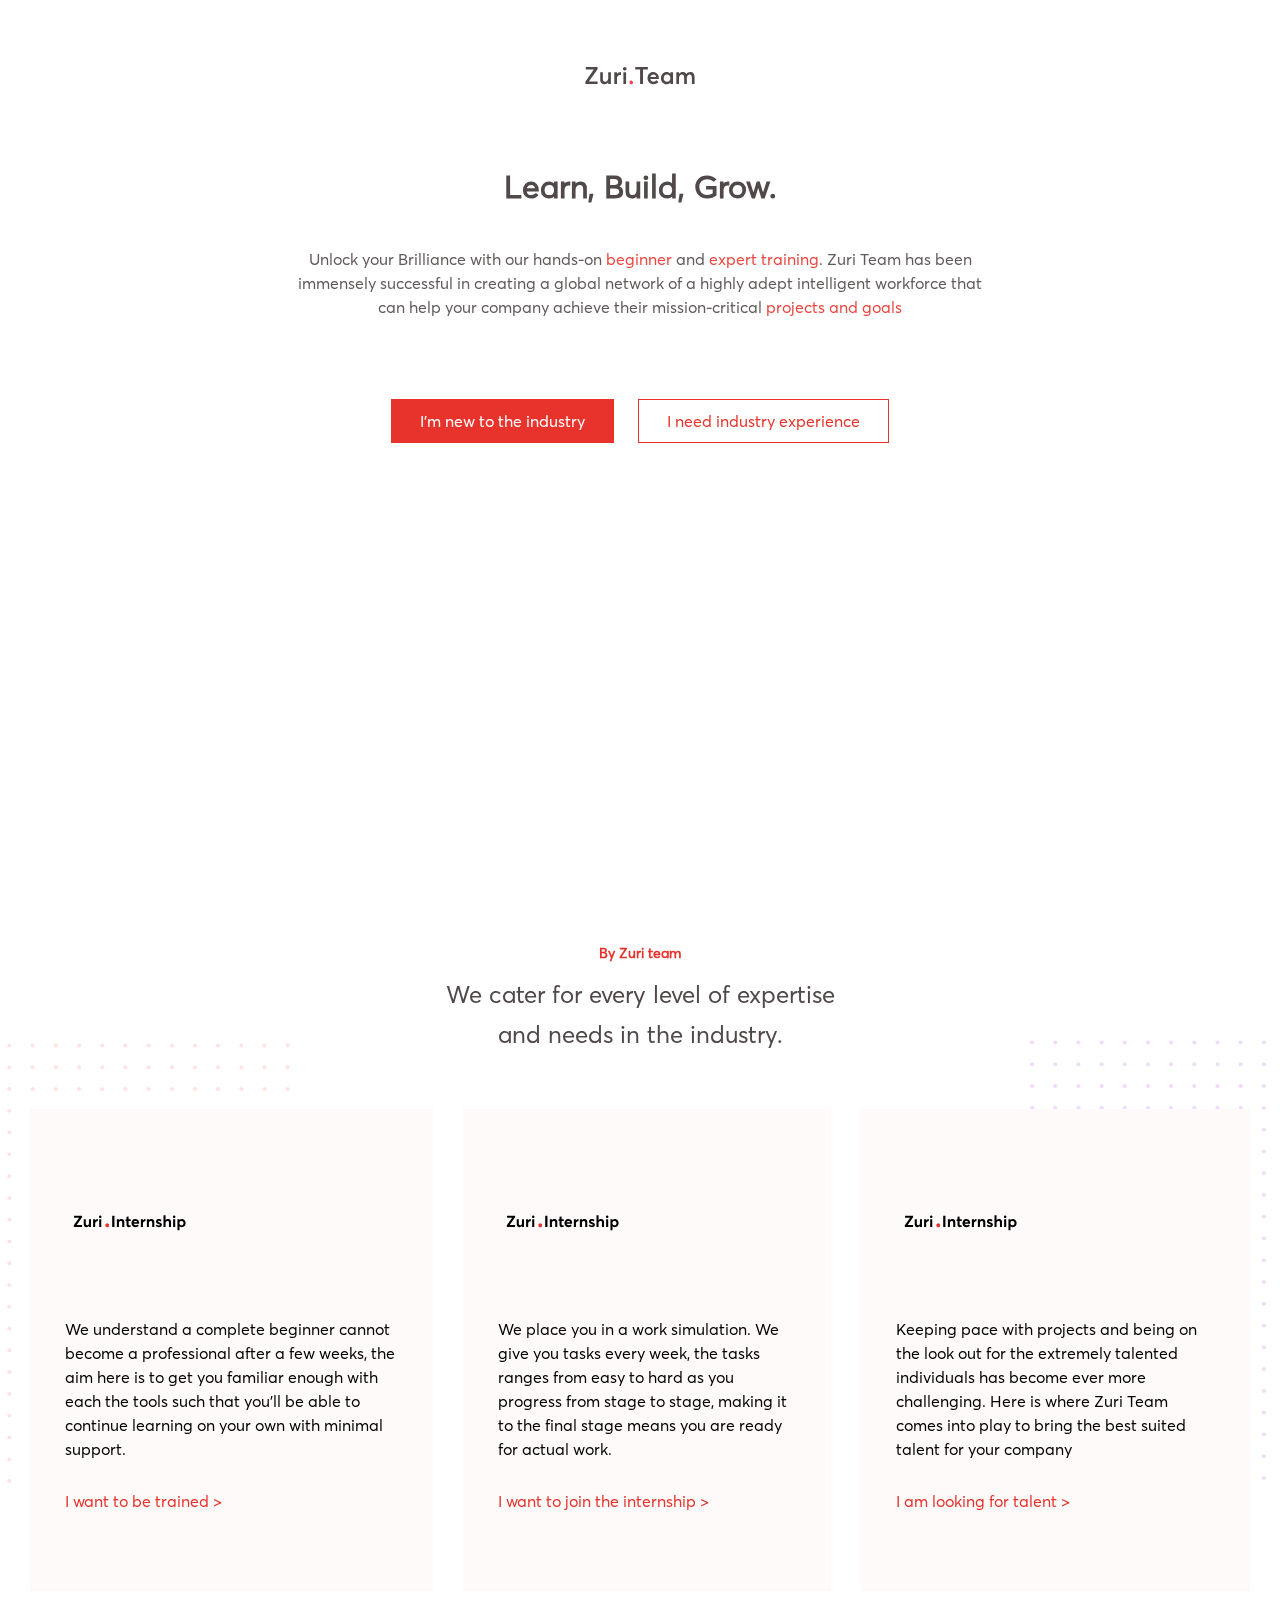
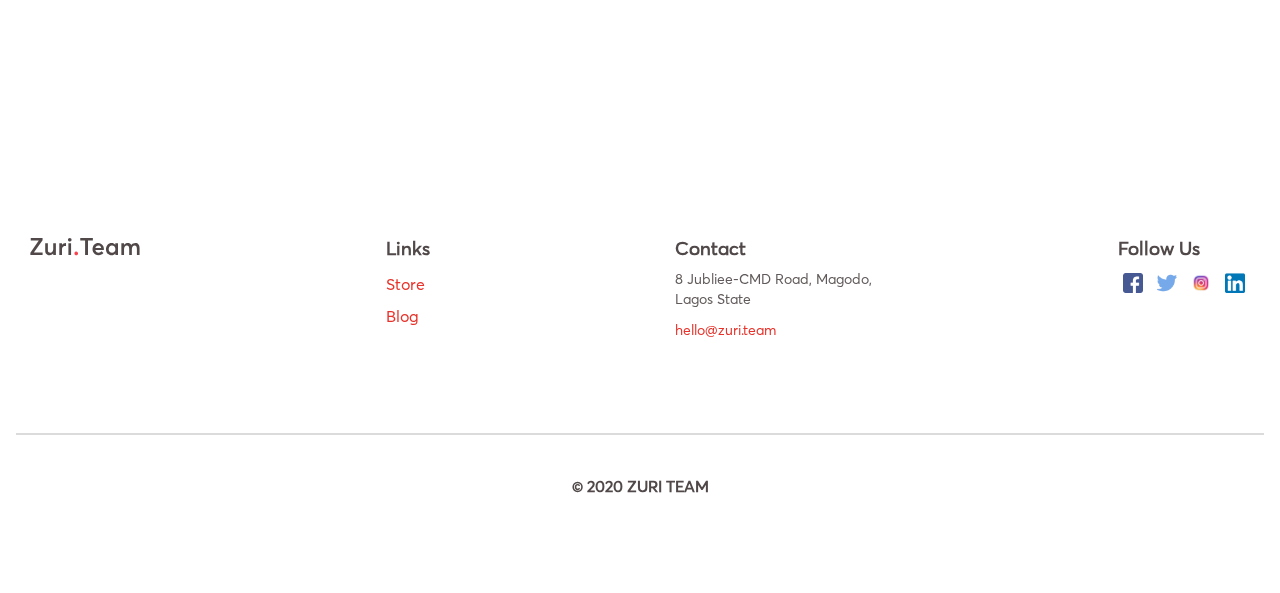
<file: index.html>
<!DOCTYPE html>
<html lang="en">

<head>
    <meta charset="UTF-8">
    <meta http-equiv="X-UA-Compatible" content="IE=edge">
    <meta name="viewport" content="width=device-width, initial-scale=1.0">
    <link rel="stylesheet" href="style.css"/>
    <title>Landing-Page</title>
</head>

<body>
    <section class="header">
        <img src="images/zuri-logo-full.svg" alt=""/>
        <h1>Learn, Build, Grow.</h1>
        <p>Unlock your Brilliance with our hands-on <a class="red" href=""> beginner</a> and <a class="red" href="">expert training</a>. Zuri Team has been immensely
            successful in creating a global network of a highly adept intelligent workforce that can help your company
            achieve their mission-critical <a class="red" href="">projects and goals</a> 
        </p>
        <div class="btn">
            <div class="red-btn"><a class="btn-red" href="industry.html">I'm new to the industry</a></div>
            <div class="white-btn"><a class="btn-white" href="experience.html">I need industry experience</a></div>
        </div>
    </section>
    <section class="programs">
        <div class="entry-level">
            <h3>By Zuri team</h3>
            <p>We cater for every level of
                expertise and needs in the industry.
            </p>
        </div>
        <div>
            <img class="left-dot" src="images/left-dot.png" alt=""/>
            <div class="cards">
                <div class="card">
                    <img src="images/zuri-internship-img.svg" alt=""/>
                    <p>We understand a complete beginner cannot become a professional after a few weeks, the
                        aim here is to get you familiar enough with each the tools such that you’ll be able to continue
                        learning on your own with minimal support.
                    </p>
                    <a href="">I want to be trained ></a>

                </div>
                <div class="card">
                    <img src="images/zuri-internship-img.svg" alt=""/>
                    <p>We place you in a work simulation. We give you tasks every week, the tasks ranges from
                        easy to hard as you progress from stage to stage, making it to the final stage means you are
                        ready for actual work.
                    </p>
                    <a href="">I want to join the internship ></a>
                </div>
                <div class="card">
                    <img src="images/zuri-internship-img.svg" alt=""/>
                    <p>Keeping pace with projects and being on the look out for the extremely talented individuals
                        has become ever more challenging. Here is where Zuri Team comes into play to bring the best
                        suited talent for your company
                    </p>
                    <a href="">I am looking for talent ></a>
                </div>
            </div>
            <img class="right-dot" src="images/right-dot.png" alt=""/> 
        </div>
    </section>
    <footer class="footer">
        <div class="interact">
        <div>
            <img class="zuri-i" src="images/zuri-logo-full.svg" alt=""/>
        </div>
        <div class="links">
            <h3 class="all-h3">Links</h3>
            <a href="#">Store</a>
            <a href="#">Blog</a>
        </div>
        <div class="contact ">
            <h3 class="all-h3">Contact</h3>
            <p>8 Jubliee-CMD Road, Magodo,<br>
                Lagos State
            </p>
            <a href="mailto:hello@zuri.com">hello@zuri.team</a>
        </div>
        <div class="follow-us">
            <h3 class="all-h3">Follow Us</h3>
            <a href=""><img src="images/facebook-blue.png" alt=""></a>
            <a href=""><img src="images/twitter-blue.png" alt=""></a>
            <a href=""><img src="images/IG.png" alt=""></a>
            <a href=""><img src="images/in.png" alt=""></a>
        </div>
    </div>
        <hr/>
        <div class="created">
            &copy 2020 ZURI TEAM
        </div>
    </footer>

</body>

</html>
</file>
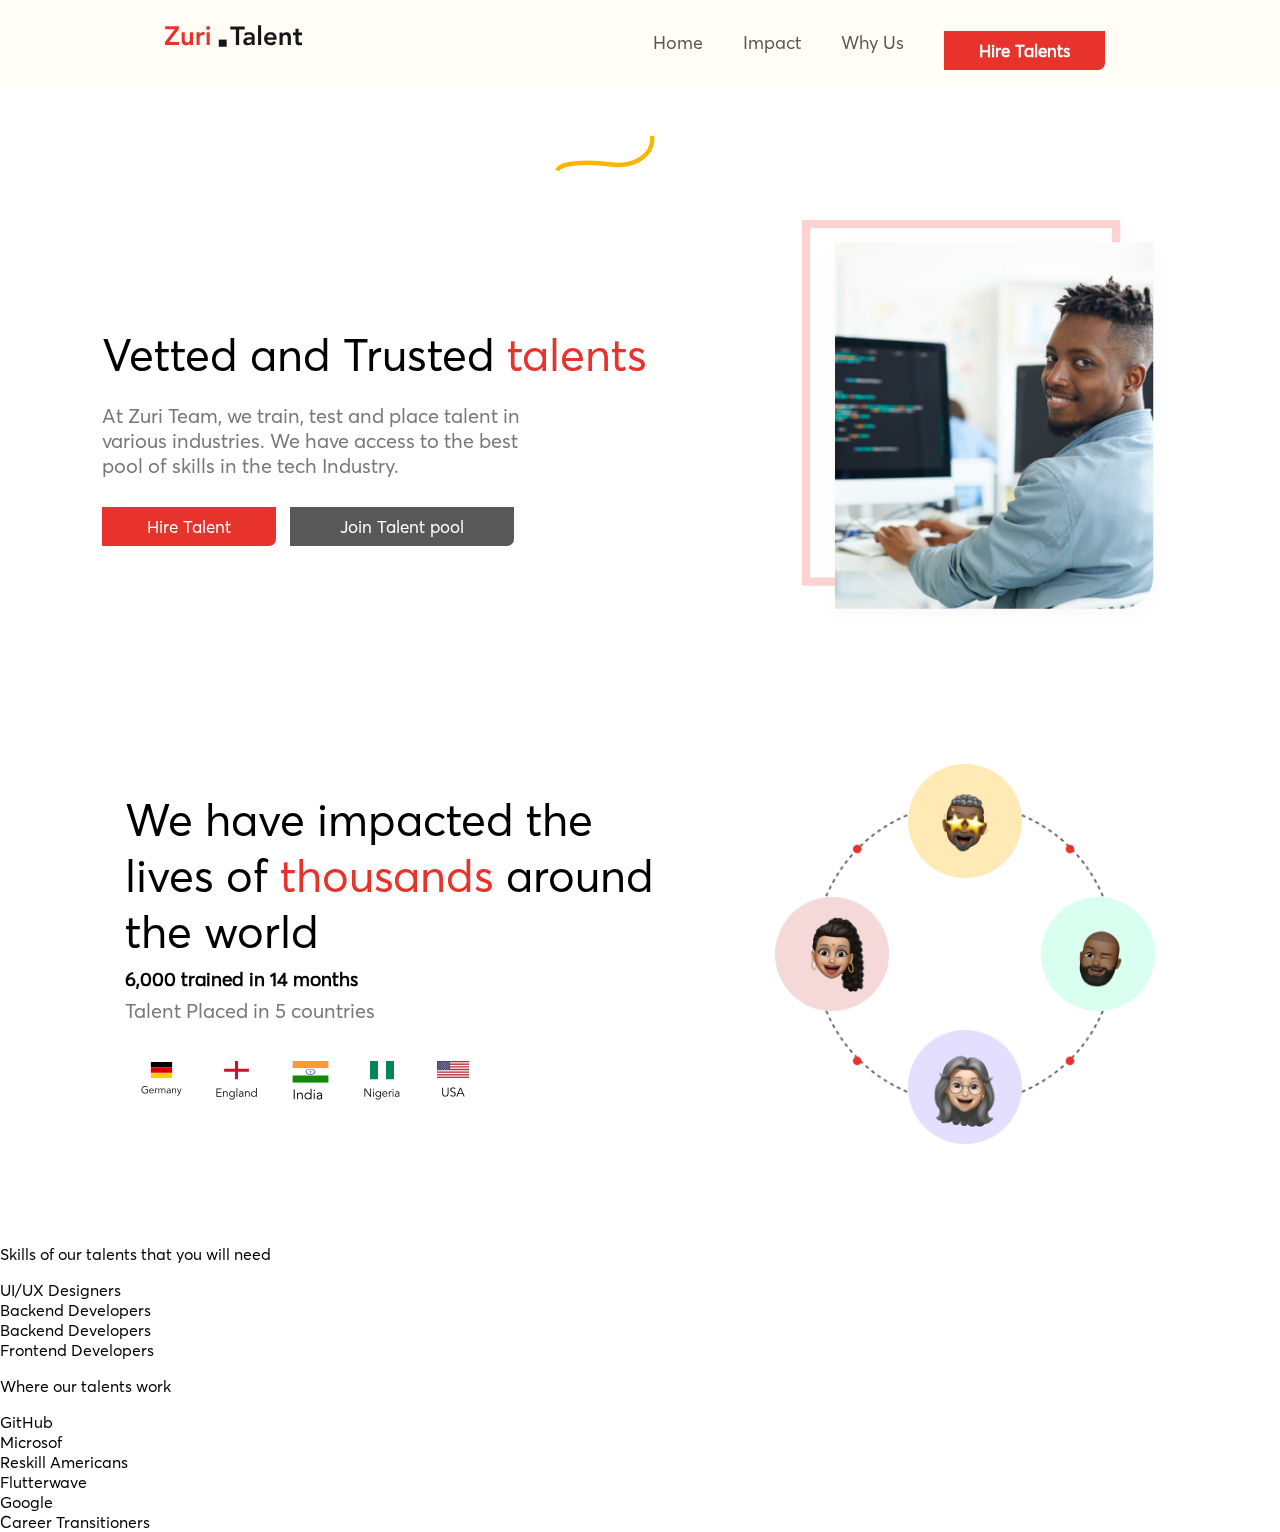
<file: experience.html>
<!DOCTYPE html>
<html lang="en">
<head>
    <meta charset="UTF-8">
    <meta http-equiv="X-UA-Compatible" content="IE=edge">
    <meta name="viewport" content="width=device-width, initial-scale=1.0">
    <link rel="stylesheet" href="style.css">
    <title>Experience</title>
</head>
<body>
    <header class="ind">
        <div class="navbar">
            <div class="logo">
                <img src="images/logodot.svg" alt="">
            </div>
            <div class="nav-link">
                <ul>
                    <li><a href="#home">Home</a></li>
                    <li><a href="#whyus">Impact</a></li>
                    <li><a href="">Why Us</a></li>
                    <div class="talent"><li><a class="a1">Hire Talents</a></li></div>
                </ul>
            </div>
        </div>
    </header>

    <div class="vetted-tested">
        <div class="vett">
            <p class="vetted1">Vetted and Trusted <span class="vetted-red">talents</span></p>
            <img class="y-line" src="images/thicklineyellw.svg" alt="">
            <p class="vetted2">At Zuri Team, we train, test and place talent in various industries.
               We have access to the best pool of skills in the tech Industry.</p>
             <div class="hire">
                <a class="a1" href="">Hire Talent</a>
                <a class="a2" href="">Join Talent pool</a>
             </div>
        </div>
        <div class="hire-img">
            <img  src="images/section1male.png" alt="">
        </div>
    </div>

    <div class="section-2">
        <div class="impact">
            <div>
                <p class="vetted1">We have impacted the lives of <span class="vetted-red"> thousands</span> around the world</p>
                <p class="talent">6,000 trained in 14 months</p>
                <p class="talent2">Talent Placed in 5 countries </p>
             </div>
             <div class="flags">
                  <div class="flag flagG"> <img src="images/GER.svg" alt=""></div>
                  <div class="flag flagE"> <img src="images/ENG.svg" alt=""></div>
                  <div class="flag"> <img src="images/ind.svg" alt=""></div>
                  <div class="flag"><img src="images/NIG.svg" alt=""></div>
                  <div class="flag flagU"><img src="images/usa.svg" alt=""></div>
             </div>
        </div>
        <div class="people">
            <img src="images/sectionpeople.png" alt="">
        </div>
    </div>

    <div>
        <div>
            <p>Skills of our talents that you will need</p>
            <div class="skills">
                <div>UI/UX Designers</div>
                <div>Backend Developers</div>
                <div>Backend Developers</div>
                <div>Frontend Developers</div>
            </div>
            <p>Where our talents work</p>
            <div>
                <div>GitHub</div>
                <div>Microsof</div>
                <div>Reskill Americans</div>
                <div>Flutterwave</div>
                <div>Google</div>
                <div>Career Transitioners</div>
            </div>
        </div>




    </div>
    
</body>
</html>
</file>
<file: style.css>
@font-face {
    font-family: "averta";
    src: url("./fonts/averta/AvertaDemoPECuttedDemo-Regular.otf");
}
@font-face {
    font-family: "averta-bold";
    src: url("./fonts//averta/AvertaDemoPE-ExtraBold.otf");
}

*{
    padding: 0;
    border: 0;
    box-sizing: border-box;
    font-family: "averta", sans-serif;
}

body{
    margin: 0;
   
}
.header{
    background-image: url("https://zuri.team/img/hero-bg.svg");
    background-size: cover;
    background-position: center center;
    background-repeat: no-repeat;
    height: 800px;
    text-align: center;
}

.header img{
    padding: 66px 0 53px;
   
}

.header h1{
    font-size: 32px;
    line-height: 48px;
    font-weight: 800;
    color: #514949;
    margin-bottom: 36px;
}

.header p{
    font-size: 16px;
    line-height: 24px;
    color: #514949;
    opacity: 0.9;
    padding-top: 0;
    max-width: 700px;
    margin: auto;
    
}

.red {
    color: #E7332B;
    text-decoration: none;
}

.btn{
    margin-top: 92px;
    display: flex;
    justify-content: center;
}

.btn-red a{
    text-decoration: none;
    color: #fff;
}

.btn-red{
    background-color: #E7332B;
    color: #fff;
    margin-right: 24px;
    padding: 11px 28px;
    border: 1px solid #E7332B;
    cursor: pointer;
    text-decoration: none;
}

.btn-red:hover{
    background-color: transparent;
    color: #E7332B;
}
.btn-white{
    background-color: transparent;
    padding: 11px 28px;
    border: 1px solid #E7332B;
    color: #E7332B;
    cursor: pointer;
    text-decoration: none;
}

.btn-white a{
    color: #E7332B;
    text-decoration: none;
}

.btn-white:hover{
   background-color: #E7332B;
    color: #fff;
}

section.programs {
    background-color: #fff;
    overflow: hidden;
}

.entry-level{
    text-align: center;
    font-size: 24px;
    line-height: 40px;
    text-align: center;
    color: #514949;
    margin-top: 8px;
    margin-bottom: 60px;
    width: 390px;
    margin: 0 auto;
    padding-bottom: 15px;
}

.entry-level h3{
    font-size: 14px;
    line-height: 24px;
    color: #E7332B;
    margin-top: 141px;
    margin-bottom: 0;
}

.entry-level p{
    margin-top: 10px;
}

.cards{
    display: flex;
    margin: 0 15px;
    position: relative;
    z-index: 1;
    
}

.card{
    background-color: rgb(255, 250, 250);
    padding-left: 30px;
    margin: 15px;
    padding: 60px 35px 80px;
    
}

.card p{
    margin: 40px 0 30px;
    line-height: 24px;
}

.card a{
    text-decoration: none;
    color: #E7332B;
}

.left-dot{
    height: 440px;
    width: 390px;
    position: absolute;
    top: 1042.5px;
    left: -100px;
}

.right-dot{
    height: 440px;
    width: 390px;
    position: absolute;
    right: -140px;
    top: 1040px;
}

.footer{
    margin-top: 216px;
    background-color: #fff;
}

.interact{
    display: flex;
    justify-content: space-between;
    margin-bottom: 76px;
    padding: 15px 30px; 
}

.interact a{
    text-decoration: none;
    color: #E7332B;
}

.interact h3{
    margin: 0 0 8px;
    color: #514949;
}

.links a{
    display: block;
    line-height: 32px;
}

.contact{
    line-height: 24px;
}

.contact p{
    margin: 0;
    padding-bottom: 8px;
    font-size: 14px;
    line-height: 20px;
    color: #514949;
    opacity: 0.9;
}

.contact a{
    font-size: 14px;
}

.follow-us img{
    width: 20px;
    margin: 5px;
}

 hr{
    opacity: 0.2;
    border: 0.7px solid #514949;
    margin: 26px 16px;
}

.created{
    text-align: center;
    margin-bottom: 97px;
    color: #514949;
    font-weight: bold;
    padding-top: 15px;  
}

/* industry */
.industry{
    background-color: rgb(255, 253, 245); 
}

.thumbs{
    background-color: #e7332b!important;
    border-radius: 100px!important;
    margin-left: -45px!important;
    padding: 10px!important;
    position: absolute!important;
    width: 72px!important;
    top: 10px;
    mix-blend-mode: normal;
}

.navbar{
    display: flex;
    justify-content: space-around;
    position: fixed;
    z-index: 1100;
    top: 0px;
    left: auto;
    right: 0px;
    width: 100%;
    background-color: rgb(255, 253, 245);
    padding-top: 15px;
    padding-bottom: 15px;
}

.nav-link ul{
     display: flex;
     list-style: none;

}

 ul li a{
    text-decoration: none;
    margin: 0 20px;
    color: #585757;
    font-size: 18px;
    
}

.ind-btn{
    background-color: #E7332B;
    width: 90px;
    padding: 10px 40px;
    color: #fff;
    font-size: 18px;
    border-radius: 40px;
}

.ind-btn2{
    background-color: #E7332B;
    width: 70px;
    padding: 10px 35px;
    color: #fff;
    font-size: 18px;
    border-radius: 40px;
}

.enroll{
    margin-top: 22px;
}

.logo{
    margin-top: 10px;
}
/*SECTION A*/
a{
    text-decoration: none;
}

.section-A{
    text-align: center;
    display: flex;
    justify-content: center;
    margin-top: 180px;
    margin-bottom: 170px;
    /* padding: 0 60px; */
}

.sectionA-cont2{
    margin: auto;
    max-width: 100%;
}

.para1{
    color: #E7332B;
    font-size: 19px;
    margin-bottom: 5px;
}

.p1 .para2{
    width: 97%;
}

.para2{
    color: #000;
    font-size: 52px;
    font-weight: bold;
    line-height: 1;
    margin-top: 0;
    margin: auto;
    padding-bottom: 50px;
}

.img1{
   width: 800px;
   height: 300px;
   margin-top: 150px;
   padding-left: 60px;
}

.img1 img{
    width: 100%;
    height: 100%;
}

.img2{
    width: 850px;
    height: 380px;
    margin-top: 100px;
    padding-right: 50px;
 }

.img2 img{
    width: 100%;
    height: 100%;
}

.img3 img{
    width: 120px;
    height: 20pxpx;
    position: absolute;
    right: 470px;
    top: 445px;
    height: 20.84px; 
 } 

 .p2{
     width: 399px;
     margin: auto;
     padding: 0 0 58px 0;
     font-size: 19px;
     color: #585757;
 }

 img{
    mix-blend-mode: darken;
 }

 /* .SECTION B */
 #section-B{
    display: flex;
 }

 .ingressive{
    font-size: 32px;
    margin-top: 0;
 }

 .ingressive p{
    width: 82%;
    font-size: 24px;
    font-weight: bold;
    margin: auto; 
    padding-left: 0 35px; 
    padding-top: 30px;
 }

 .ingressive2 p{
    font-size: 24px;
    width: 65%;
    margin: auto;
    text-align: right;
    margin-right: 60px;
 }

 .ingressive2 a{
    color: #43b97f;
    text-decoration: underline;
 }

 .ingressive-img{
    height: 200px;
    text-align: center;
    margin-left: 140px;
 }


 .line-arrow{
    width: 80px;
    position: absolute;
    right: 515px;
    top: 660px;
 }

 .male-face{
    height: 60px;
    position: absolute;
    left: 380px;
    top: 625px;
 }

.hr{
    opacity: 0.1;
    border: 0.7px solid #514949;
    margin-left: 60px; 
    margin-right: 60px;
    margin-top: 0;   
}

/* SECTION-C */
#section-C{
    margin-top: 0px;
}

.sec-training{
    display: flex;
    margin-top: 100px;
    padding-top: 50px;
}

.training{
    margin-left: 60px;
    margin-top: -60px;
}

.training-p1{
    color: #E7332B;
    font-size: 24px;
    margin-bottom: 0;
}


.training-p2{
    font-size: 40px;
    width: 55%;
    font-weight: bold;
    margin-top: 0;
}

.star{
    height: 180px;
    position: absolute;
    right: 280px;
}

.boxes{
    display: grid;
    grid-template-columns: 1fr 1fr 1fr;
    margin: 30px;
}

.box{
    background-color: #fff;
    padding: 60px 50px;
    margin: 20px;
    border-radius: 18px
}

.boxes-div{
    background: linear-gradient(180deg,rgba(255,244,240,0),#fff4f0 17.19%,#fff4f0 84.37%,rgba(255,244,240,0))!important;
}

#box{
    background-color: #E7332B;
    color: #fff;
}

#box img{
        display: flex!important;
        float: right!important;
        margin-right: -51px!important;
        margin-top: -60px!important;
        width: 42%!important;
        mix-blend-mode: normal;
}
.box img{
        display: flex!important;
        float: right!important;
        margin-right: -51px!important;
        margin-top: -60px!important;
        width: 42%!important;
}

.box-p1{
    font-size: 50px;
    margin: 0;
    font-weight: bold;
}

.box-p2{
    font-size: 35px;
    font-weight: 600;
}

.box-p3{
    font-size: 20px;
}

/* section-D */

#section-D{
    background-color: rgb(231, 51, 43);
    padding-top: 90px;
    color: #fff;
    display: flex;
    width: 100%;
}

.get-started{
    margin-left: 80px;
    margin-right: 60px;
    font-size: 18px;
    width: 50%;
}

.getstarted-p1{
     font-size: 44px;
     font-weight: bold;
     line-height: 48px;
     margin-top: 0;
     width: 95%;
}

.getstarted-p2{
    font-size: 18px;
    padding-bottom: 10px;
    width: 90%;
}

.ind-btn3{
    background-color: #fff;
    width: 70px;
    padding: 10px 35px;
    color: #E7332B;
    font-size: 18px;
    border-radius: 40px;
    margin: 30px 0;
    box-shadow: 0 1px 1px #4d0906;
}

.btn3-div{
    margin: 30px 0;
} 


.btn-teams{
    width: 25%;
    display: grid;
    grid-template-columns: 1fr 1fr;
}

.btn-team{
    display: flex;
    background-color: transparent;
    border: 2px solid #fff;
    width: 210px;
    margin: 10px 0;
    color: #fff;
    font-size: 19px;
    border-radius: 70px;
    align-items: center;
    vertical-align: middle;
}

.btn-team img{
    mix-blend-mode: normal;
    height: 40px;
    padding: 0 10px;
    
}

.secE-img img{
     mix-blend-mode: normal; 
     width: 100%;
}

.secE-img{
    margin-right: 80px;
}

.secE-img2 img{
    mix-blend-mode: normal;
    margin-top: 20px;
    margin-left: 10px;
    width: 11%;
}

.secE-img2{
    padding-bottom: 35px;
}

/* section-E */
#section-E{
    height: 250px;
}

.scope{
    margin-left: 60px;
    margin-top: 60px;
  }
  
  .scopep1{
      color: #E7332B;
      font-size: 29px;
      margin-bottom: 0;
  }
  
  .scopep2{
      font-size: 42px;
      width: 50%;
      font-weight: bold;
      margin-top: 0;
  }

  .scope-btn{
    position: absolute;
    left: 550px;
    top: 3530px;
  }


  .scope-btn img{
   width: 52%;
  }

/* section-F */
 

.stacks{
    display: grid;
    grid-template-columns: 1fr 1fr 1fr;
    margin: 30px;
}

.stack{
    background-color: #fff;
    padding: 30px 50px 5px;
    margin: 10px;
    border-radius: 35px;
    box-shadow: 5px 5px 10px #fae5dd;
}

.stacks-div{
    background: linear-gradient(180deg,rgba(255,244,240,0),#fff4f0 17.19%,#fff4f0 84.37%,rgba(255,244,240,0))!important;
}

.stack-p1{
    font-size: 20px;
    margin: 0;
    font-weight: bold;
}

.stack-p2{
    font-size: 16px;
    color:  rgb(27, 26, 32);
    width: 280px;
    line-height: 24px;
}

.stacks-btn{
    text-align: center;
}

.stack-img img{
    height: 47px;
    margin: 5px;
}

.stack-img{
    padding: 20px 0;
}

.stack-img4{
    padding: 20px 0;
}

.stack-img6{
    padding: 20px 0;
}


.php{
    width: 65px;
}

.stack-img4 img{
    margin: 3px;
}

.stack4i{
    height: 45px;
}

.stack4ii{
    height: 32px;
}

.stack4iii{
    height: 38px;
}

.stack-img6 img{
    height: 34px;
    margin: 5px;
}

.stacks-btn{
    margin: 70px;
}

/* section-G */

.table{
   border: 1px solid rgba(71, 44, 111, 0.43);
   width: 70%;
   margin: auto; 
   font-weight: bold;
   font-size: 18px;
   margin-bottom: 40px;
}

.content{
    border-bottom: 1.5px solid rgba(71, 44, 111, 0.43);
}

.last-content p ,.content p{
    padding: 10px 20px;
}

.question{
    text-align: center;
    padding: 60px 0;
}

.ques1{
    color: #E7332B;
    font-size: 22px;
    margin-bottom: 0;
}

.ques2{
    font-size: 37px;
    font-weight: bold;
    margin-top: 0;
}

.ques-btn{
    background-color: #E7332B;
    border-radius: 30px;
    width: 200px;
    color: #fff;
    display: flex;
    justify-content: center;
    margin: 10px;
    padding: 5px 10px;
}

.ques-btn img{
    mix-blend-mode: normal;
}

.ques-btn a{
   color: #fff;
   padding: 7px 10px 0 0;
   margin-top: 0;
}

.more-ques{
    justify-content: center;
    display: flex;
    margin-bottom: 40px;
}

.more-ques p{
    font-size: 18px;
    color: #333;
} 

.structure{
    display: flex;
    justify-content: center;
    margin-bottom: 80px;
}

.program{
    text-align: center;
    margin-bottom: 50px;
}

.pro1{
    color: #E7332B;
    font-size: 24px;
    margin: 0;
    font-weight: bold;
}

.pro2{
    font-size: 36px;
    margin: 0;
    font-weight: bold;
}

.pro3{
    font-size: 19px;
    color: #585757;
    margin-top: 10px;
}


.partime, .fulltime{
    background-color: rgb(27, 26, 32);
    color: #fff;
    border-radius: 55px;
    margin: 0 20px;
    padding: 40px 65px;
    box-shadow: 1px 1px 40px #edb099;
}

.fulltime p{
    margin: 0;
    line-height: 24px;
    font-size: 16px;
    margin-top: 0;
}

.partime p{
    margin: 0;
    line-height: 24px;
    font-size: 16px;
    margin-top: 0;
}

ul{
    margin-bottom: 0;
}

h1{
    font-weight: bold;
}

#section-I{
    width: 90%;
    margin: auto;
    position: relative;
}

.tech-pro{
    background-color: #E7332B;
    color: #fff;
    text-align: center;
    border-radius: 25px;
}

.tech-pro2{
    background-color: #E7332B;
    color: #fff;
    text-align: center;
    border-radius: 25px;
}

.tech-pro .tp1{
    font-size: 19px;
    margin-top: 0;
    padding-top: 65px;
}

.tech-pro .tp2{
    font-size: 54px;
    margin-top: 0;
    width: 45%;
    margin: auto;
    font-weight: bold;
    padding-bottom: 15px;
}

.tech-pro .btn3-div{
    padding-bottom: 100px;
}

.secI-img img{
    mix-blend-mode: normal;
}

.secI-img{
    display: flex;
}

.imgI2{
    position: absolute;
    right: 0;
    top: 0;
    width: 12%;
}

.imgI{
    width: 13%;
    position: absolute;
    top: 80px;
    left: 150px;
}

.imgI3{
    position: absolute;
    left: 0;
    bottom: 0;
    width: 10%;
}

.imgI4{
    width: 13%;
    position: absolute;
    bottom: 30px;
    right: 0;
}

.footer-I{
    display: flex;
    justify-content: space-between;
    margin: 50px 75px 30px;
    cursor: pointer;
}

.footer2{
    display: flex;
    justify-content: space-between;
    margin: 0 70px 40px;
    color: #1b1a20;
}

.z-privacy a{
    color: #1b1a20;
    padding: 0 10px;
}

/* EXPERIENCE */
.vetted-tested{
    display: flex;
    align-items: center;
    justify-content: space-around;
    margin-top: 220px;
    padding: 0 25px;
    margin-bottom: 40px;
}

.hire-img img{
    width: 100%;
    height: 420px;
} 

 .vetted{
 width: 50%;
 font-weight: bold;
} 

.vetted1{
    font-size: 45px;
    margin: 0; 
}

.vetted2{
    color: #787878;
    font-size: 20px;
    width: 460px;
}

.vetted-red{
    color: #E7332B;
}

.hire{
 padding-top: 18px;
}

.hire .a1{
    background-color: #E7332B;
    color: #fff;
    padding: 9px 45px;
    border-radius: 0 0 7px 0;
    font-size: 17px;
    margin-right: 10px;
}

.hire .a2{
    background-color: rgb(88, 88, 88);
    color: #fff;
    padding: 9px 50px;
    border-radius: 0 0 7px 0;
    font-size: 17px;;
}

.talent .a1{
    background-color: #E7332B;
    color: #fff;
    padding: 9px 35px;
    border-radius: 0 0 7px 0;
    font-size: 17px;
    margin-right: 10px;
}

.y-line{
    position: absolute;
    left: 555px;
    top: 135px;
    width: 100px;
}
/*section-2 */
.section-2{
    display: flex;
    justify-content: space-around;
    padding: 80px;
    align-items: center;
    background-image: url("https://talent.zuri.team/static/media/bgsection2.063bd869082548bafa74.png")!important;
    background-repeat: no-repeat!important;
    background-size: cover!important;
}

.impact{
    width: 50%;
}

.people img{
    width: 100%;
    height: 380px;
}

.flags {
    mix-blend-mode: normal;
   display: flex;
   justify-items: center;
   align-items: center;  
}

.flag{
    background-color: #fff;
    margin: 6px;
    padding: 11px 11px 9px;
    border-radius: 8px;
}

.flag img{
    height: 40px;
}

.flagU{
    padding: 11px 13px 9px;
}

.flagG img{
    height: 35px;
}

.flagG{
    padding: 13px 10px;
}

.talent{
    font-size: 19px;
    font-weight: bold;
    margin: 7px auto 7px;
}

.talent2{
    font-size: 20px;
    color: #787878;
    margin-top: 0;  
}

@media only screen and (max-width: 600px) {
    .ingressive2 p{
       text-align: center;
    }

    .img1 img{
        margin: auto;
        width: 130%!important;
        height: 10%;
    } 
 }  
    
@media only screen and (max-width: 700px) {
    .header{
        height: 580px;
    }
    .btn{
        flex-direction: column;
    }
    .red-btn{
        margin-bottom: 45px; 
        margin-left: 20px;   
    }
    .para2{
        /* font-size: 25px;
        width: 60%;
        margin: auto; */
    }
    .interact{
        flex-direction: column;
        text-align: center;
    }
    .all-h3{
        font-size: 24px;
        padding-top: 25px;
    }
    .zuri-i{
        height: 30px;
    }

    .entry-level h3{
        margin-top: 70px;
    }
    .entry-level p{
        padding-bottom: 40px;
    }
    .logo img{
        height: 20px;
    }
    .thumbs{
        margin-left: -27px!important;
        width: 55px!important;
        mix-blend-mode: normal;
    }
    .enroll{
        margin-top: 12px;
    }
    .ind-btn{
        width: 75px;
        padding: 9px 32px;
    }
}

@media only screen and (max-width: 880px) {
    .b-star{
        display: none;
    }
    /* .sec-training{
        padding-bottom: 0;
       } */
 }  
    

@media only screen and (max-width: 900px) {
    #section-B{
        flex-wrap: wrap;
        justify-content: center;
    }
    .ingressive2 p{
        width: 100%;
        margin-right: 0;
        font-size: 18px;
        margin: auto;
        padding-bottom: 40px;
    }
    .ingressive p{
        width: 100%;
        text-align: center;
        font-size: 18px;
    }
   .ingressive-img{
    text-align: center;
    margin-left: 0;
   }
   .sec-training{
    flex-wrap: wrap;
    padding-bottom: 170px;
   }
   .training-p2{
    font-size: 28px;
    width: 100%;
    font-weight: bold;
    margin-bottom: 70px;
   }
   .star{
    height: 180px;
    position: absolute;
    left: 150px;   
   }
   .boxes{
     grid-template-columns: auto;
   }
   .boxes-div{
    padding-bottom: 50px;
   }
   .btn-teams{
    flex-flow: wrap;
    width: 100%;

}
.btn-team{
    margin: 100px;
}

}

@media only screen and (max-width: 993px) {
    .cards{
        flex-wrap: wrap;
    }
    .left-dot, .right-dot{
        display: none;
    }
}

@media only screen and (max-width: 1000px){
    .nav-link{
        display: none;
    }
}
    

@media only screen and (max-width: 1200px) {
    .left-dot, .right-dot{
        display: none;
    }
    .section-A{
        flex-wrap: wrap;
        margin-top: 100px;
    } 
    .img1{
        margin: auto;
        width: 70%!important;
        height: 20%;
    } 
    .img2{
         display: none;
         margin-right: 0;
    }
    .sectionA-cont2{
        margin-top: -50px;
    }
    .para1{
        margin-top: 0;
    }
    .img3 img{
        height: 100%;
        width: 100%; 
        position: absolute;
        right: 170px;
        top: 880px;
        height: 20.84px; 
     } 
     .male-face{
            height: 60px;
            position: absolute;
            left: 100px;
            top: 1085px;
     }
     #section-D{
        flex-wrap: wrap;
        padding-bottom: 20px;
     }
     .get-started{
        text-align: start;
        font-size: 18px;
        width: 100%;
        padding-right: 80px;
    }
    
    .getstarted-p1{
         font-size: 30px;
         width: 100%;
    }
    .getstarted-p2{
        font-size: 18px;
        padding-bottom: 10px;
        width: 100%;
    }
    .btn-teams{
        display: flex;
        width: 100%;
    }
    .btn-team{
        margin: 10px;
    }
    .secE-img2 img{
        width: 15%;
    }
 
   
}
</file>
